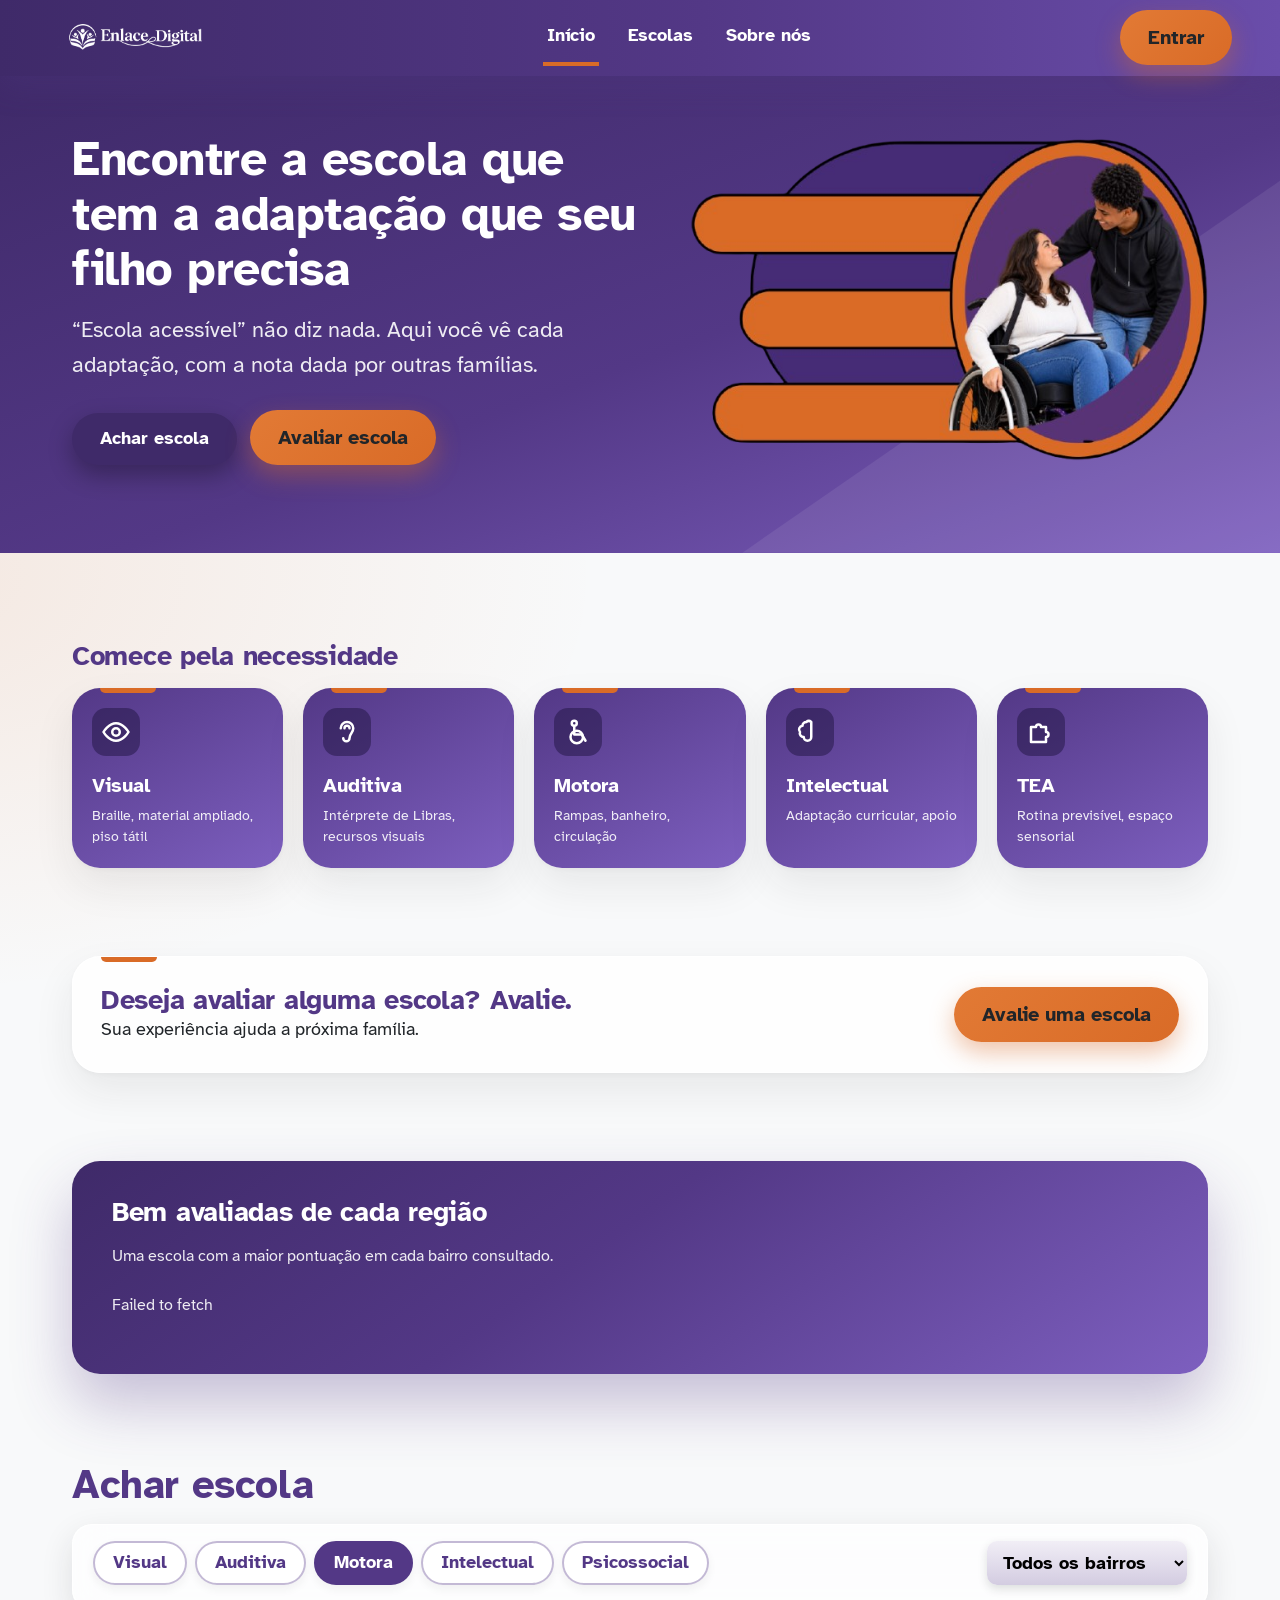
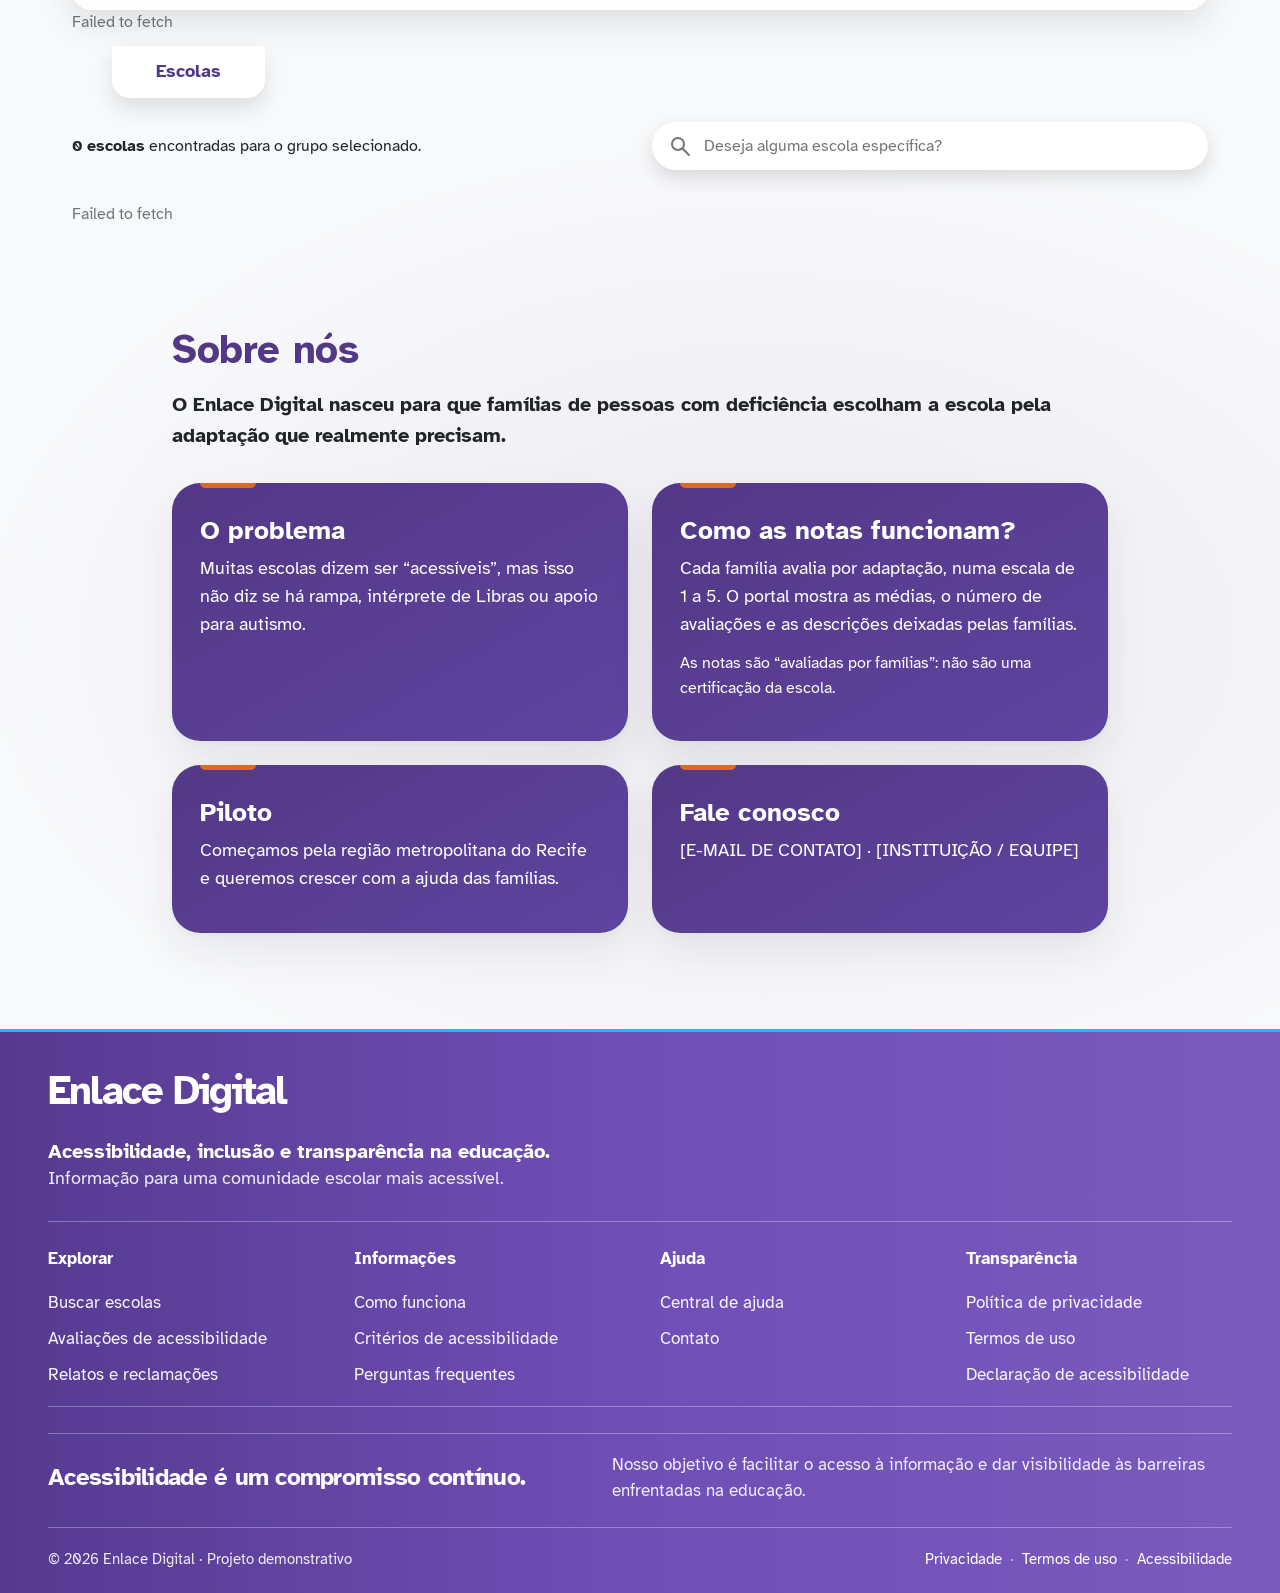
<file: index.html>
<!DOCTYPE html>
<html lang="pt-br">
<head>
    <meta charset="UTF-8">
    <meta name="viewport" content="width=device-width, initial-scale=1.0">
    <meta name="description" content="Encontre a escola que tem a adaptação que seu filho precisa, com a nota dada por outras famílias.">
    <title>Enlace Digital — Encontre a escola com a adaptação certa</title>
    <link rel="shortcut icon" href="midia/logos/logo-com-texto.jpg" type="image/x-icon">

    <!-- Estilos: os três primeiros valem para todas as telas; o mobile.css só entra em telas até 850px -->
    <link rel="stylesheet" href="estilos/base.css">
    <link rel="stylesheet" href="estilos/componentes.css">
    <link rel="stylesheet" href="estilos/secoes.css">
    <link rel="stylesheet" href="estilos/mobile.css" media="screen and (max-width: 850px)">

    <!-- Fontes -->
    <link rel="preconnect" href="https://fonts.googleapis.com">
    <link rel="preconnect" href="https://fonts.gstatic.com" crossorigin>
    <link href="https://fonts.googleapis.com/css2?family=Atkinson+Hyperlegible:wght@400;700&display=swap" rel="stylesheet">
    <link rel="stylesheet" href="https://fonts.googleapis.com/css2?family=Material+Symbols+Outlined:opsz,wght,FILL,GRAD@24,400,0,0&icon_names=menu">
</head>
<body>

    <!-- ===================== CABEÇALHO E MENU ===================== -->
    <header>
        <a id="conteiner-logo" href="#inicio">
            <img id="logo" src="midia/logos/logo-enlace-digital.png" width="170" height="40" alt="Enlace Digital, ir para o início">
        </a>
        <nav id="navbar" aria-label="Principal">
            <a href="#inicio" aria-current="location">Início</a>
            <a href="#achar-escola">Escolas</a>
            <a href="#sobre">Sobre nós</a>
        </nav>
        <button class="botao botao-destaque botao-entrar" type="button">Entrar</button>
        <button id="icone-menu" aria-label="Abrir menu" aria-expanded="false" aria-controls="navbar">
            <span class="material-symbols-outlined">menu</span>
        </button>
    </header>

    <!-- Desenho reaproveitado nos cartões de escola (fica escondido, só serve de molde) -->
    <svg class="molde-svg" aria-hidden="true">
        <symbol id="arte-escola" viewBox="0 0 300 120" preserveAspectRatio="xMidYMid slice">
            <circle cx="245" cy="38" r="26" fill="#D96B27" opacity=".92"/>
            <circle cx="40" cy="20" r="60" fill="#fff" opacity=".07"/>
            <path d="M40 120V62l55-26 55 26v58z" fill="#fff" opacity=".2"/>
            <rect x="86" y="80" width="18" height="40" rx="3" fill="#fff" opacity=".38"/>
            <path d="M160 120l62-30v30z" fill="#fff" opacity=".14"/>
        </symbol>
    </svg>

    <main>

<!-- ============================================================
1. INÍCIO
============================================================ -->
        <section id="inicio">

            <!-- 1.1 Topo: título, botões e imagem -->
            <div id="topo">
                <div class="conteiner topo-conteudo">
                <div>
                    <h1>Encontre a escola que tem a adaptação que seu filho precisa</h1>
                    <p class="subtitulo">“Escola acessível” não diz nada. Aqui você vê cada adaptação, com a nota dada por outras famílias.</p>
                    <a class="botao botao-escuro" href="#achar-escola">Achar escola</a>
                    <a class="botao botao-destaque" href="#achar-escola">Avaliar escola</a>
                </div>

                <!-- Computador: imagem da família -->
                <img id="imagem-familia"
                     src="midia/conteudo/imagem-familia-pcd.png"
                     width="630" height="396"
                     alt="Mulher em cadeira de rodas sorri para um rapaz que se inclina ao lado dela, os dois dentro de um círculo laranja e roxo.">

                <!-- Celular: ilustração com o cartão da escola (escondida no computador) -->
                <div id="ilustracao">
                    <svg viewBox="0 0 520 460" aria-hidden="true">
                        <circle cx="410" cy="120" r="66" fill="#D96B27" opacity=".92"/>
                        <circle cx="110" cy="90" r="130" fill="#fff" opacity=".07"/>
                        <circle cx="480" cy="400" r="160" fill="#fff" opacity=".08"/>
                        <path d="M80 460V240l140-74 140 74v220z" fill="#fff" opacity=".18"/>
                        <path d="M215 460V320h100v140z" fill="#fff" opacity=".36"/>
                        <path d="M360 460l130-64v64z" fill="#fff" opacity=".22"/>
                    </svg>
                    <div class="vidro topo"><strong>Rampas</strong> · <strong>Banheiro adaptado</strong></div>
                    <div class="vidro base">
                        <div><strong>Escola Municipal Alto do Pascoal</strong><br><span class="suave">Água Fria, Recife · Censo 2025</span></div>
                        <span class="selo selo-solto" aria-label="5 de 10 itens de acessibilidade">4.5</span>
                    </div>
                </div>
            </div>
            </div>

            <!-- 1.2 Comece pela necessidade -->
            <section id="necessidades" class="conteiner secao">
                <h2>Comece pela necessidade</h2>
                <div class="grade necessidades">
                    <a class="cartao destaque link-bloco" href="#achar-escola">
                        <span class="icone"><svg viewBox="0 0 24 24" aria-hidden="true"><path d="M2 12s4-7 10-7 10 7 10 7-4 7-10 7S2 12 2 12z"/><circle cx="12" cy="12" r="3"/></svg></span>
                        <h3>Visual</h3>
                        <p class="suave">Braille, material ampliado, piso tátil</p>
                    </a>
                    <a class="cartao destaque link-bloco" href="#achar-escola">
                        <span class="icone"><svg viewBox="0 0 24 24" aria-hidden="true"><path d="M7 9a5 5 0 0110 0c0 4-3 4-3 8a2.5 2.5 0 01-5 0"/><path d="M10 9a2 2 0 014 0"/></svg></span>
                        <h3>Auditiva</h3>
                        <p class="suave">Intérprete de Libras, recursos visuais</p>
                    </a>
                    <a class="cartao destaque link-bloco" href="#achar-escola">
                        <span class="icone"><svg viewBox="0 0 24 24" aria-hidden="true"><circle cx="11" cy="16" r="5"/><circle cx="9" cy="5" r="2"/><path d="M9 8v6h6l3 5"/></svg></span>
                        <h3>Motora</h3>
                        <p class="suave">Rampas, banheiro, circulação</p>
                    </a>
                    <a class="cartao destaque link-bloco" href="#achar-escola">
                        <span class="icone"><svg viewBox="0 0 24 24" aria-hidden="true"><path d="M9 4a3 3 0 00-3 3 3 3 0 00-2 5 3 3 0 003 4 3 3 0 006 0V4a3 3 0 00-4 0z"/></svg></span>
                        <h3>Intelectual</h3>
                        <p class="suave">Adaptação curricular, apoio</p>
                    </a>
                    <a class="cartao destaque link-bloco" href="#achar-escola">
                        <span class="icone"><svg viewBox="0 0 24 24" aria-hidden="true"><path d="M4 8h4a2 2 0 114 0h4v4a2 2 0 110 4v4H4z"/></svg></span>
                        <h3>TEA</h3>
                        <p class="suave">Rotina previsível, espaço sensorial</p>
                    </a>
                </div>
            </section>

            <!-- 1.3 Chamada para avaliar -->
            <div class="conteiner secao">
                <div id="chamada" class="cartao destaque">
                    <div>
                        <h2>Deseja avaliar alguma escola? Avalie.</h2>
                        <p>Sua experiência ajuda a próxima família.</p>
                    </div>
                    <a class="botao botao-destaque" href="#avaliar">Avalie uma escola</a>
                </div>
            </div>

            <!-- 1.4 Escolas mais bem avaliadas de cada bairro -->
            <section class="conteiner secao">
                <div id="destaques">
                <h2>Bem avaliadas de cada região</h2>
                <p class="suave">Uma escola com a maior pontuação em cada bairro consultado.</p>
                <div class="grade escolas-destaque" id="lista-destaques" aria-live="polite">Carregando escolas...</div>
                <p id="erro-destaques" class="suave" role="alert" hidden></p>
                </div>
            </section>

        </section>


        <!-- ============================================================
             2. ACHAR ESCOLA
             ============================================================ -->
        <section id="achar-escola">

            <!-- 2. Filtro e lista de escolas -->
            <div class="conteiner secao">
                <h2 class="titulo-secao">Achar escola</h2>

                <form id="filtro" class="vidro">
                    <div class="opcoes-necessidade" role="group" aria-label="Necessidade">
                        <label class="opcao pilula"><input type="radio" name="necessidade" value="visual"><span>Visual</span></label>
                        <label class="opcao pilula"><input type="radio" name="necessidade" value="auditiva"><span>Auditiva</span></label>
                        <label class="opcao pilula"><input type="radio" name="necessidade" value="motora" checked><span>Motora</span></label>
                        <label class="opcao pilula"><input type="radio" name="necessidade" value="intelectual"><span>Intelectual</span></label>
                        <label class="opcao pilula"><input type="radio" name="necessidade" value="psicossocial"><span>Psicossocial</span></label>
                    </div>
                    <select id="bairro" aria-label="Bairro">
                        <option value="">Todos os bairros</option>
                    </select>
                </form>
                <p id="erro-bairros" class="suave" role="alert" hidden></p>

                <p class="aba-escolas">Escolas</p>

                <div class="barra-busca">
                    <p class="resumo-busca"><strong id="total-escolas">Carregando escolas...</strong> encontradas para o grupo selecionado.</p>
                    <label class="campo-busca">
                        <span class="so-leitor">Buscar escola pelo nome</span>
                        <svg viewBox="0 0 24 24" aria-hidden="true"><circle cx="10" cy="10" r="6"/><path d="M15 15l6 6"/></svg>
                        <input type="search" id="busca-escola" placeholder="Deseja alguma escola específica?">
                    </label>
                </div>

                <div id="lista-escolas" class="grade escolas-lista" aria-live="polite">Carregando escolas...</div>
                <p id="sem-resultado" class="suave" hidden>Nenhuma escola encontrada. Tente outro bairro ou outro nome.</p>
                <p id="erro-escolas" class="suave" role="alert" hidden></p>
                <p id="erro-detalhe-escola" class="suave" role="alert" hidden></p>
            </div>


            <!-- 2.1 Página da escola (Escola Municipal Alto do Pascoal, dados do Censo Escolar 2025) -->
            <section id="escola" class="conteiner secao" hidden>
                <div id="escola-topo">
                    <div class="escola-info">
                        <p class="migalhas"><a href="#achar-escola">Escolas</a> › <span id="nome-escola-migalhas"></span></p>
                        <h2 id="nome-escola"></h2>
                        <p class="suave" id="localizacao-escola"></p>
                        <div class="nota-caixa">
                            <span class="nota" id="media-escola"></span>
                            <span id="total-avaliacoes-escola"></span>
                        </div>
                        <a class="botao botao-destaque" href="#avaliar" data-abrir-avaliacao>Avaliar essa escola</a>
                    </div>
                    <div class="escola-mapa">
                        <img src="midia/conteudo/mapa-escola.png" width="392" height="392" alt="Mapa ilustrativo da região da escola">
                        <div class="endereco-escola">
                            <h3>Endereço:</h3>
                            <p id="endereco-escola"></p>
                        </div>
                    </div>
                </div>

                <div class="grade detalhe">
                    <div class="cartao destaque">
                        <h3 class="titulo-grande" id="titulo-avaliacoes-escola"></h3>
                        <div class="avaliacoes-grupos" id="avaliacoes-grupos-escola"></div>
                        <p class="suave aviso">Avaliado por famílias</p>
                    </div>

                    <div class="cartao destaque avaliacoes-familias">
                        <h3 class="titulo-grande">Comentários das famílias</h3>
                        <div id="lista-reviews" aria-live="polite">
                            <p class="suave">Carregando avaliações...</p>
                        </div>
                        <p id="erro-reviews" class="suave" role="alert" hidden></p>
                    </div>
                </div>
            </section>


            <!-- 2.2 Avaliar escola -->
            <section id="avaliar" class="conteiner mais-estreito secao" hidden>
                <p class="suave voltar"><a href="#escola">‹ Voltar para <span id="nome-escola-voltar"></span></a></p>
                <h2 class="titulo-secao">Avalie <span id="nome-escola-avaliacao"></span></h2>
                <p>Sete notas rápidas, de 1 a 5 estrelas. A descrição é opcional.</p>

                <form id="formulario-avaliacao" class="painel-avaliacao destaque">
                    <h3>Avaliação</h3>
                    <fieldset class="linha-nota" data-group="visual">
                        <legend>Visual</legend>
                        <span class="rotulo" aria-hidden="true">Visual</span>
                        <div class="estrelas"><input type="radio" id="a1-5" name="a1" value="5"><label for="a1-5" title="5 de 5"><span class="so-leitor">5 de 5</span>★</label><input type="radio" id="a1-4" name="a1" value="4"><label for="a1-4" title="4 de 5"><span class="so-leitor">4 de 5</span>★</label><input type="radio" id="a1-3" name="a1" value="3"><label for="a1-3" title="3 de 5"><span class="so-leitor">3 de 5</span>★</label><input type="radio" id="a1-2" name="a1" value="2"><label for="a1-2" title="2 de 5"><span class="so-leitor">2 de 5</span>★</label><input type="radio" id="a1-1" name="a1" value="1"><label for="a1-1" title="1 de 5"><span class="so-leitor">1 de 5</span>★</label></div>
                        
                    </fieldset>
                    <fieldset class="linha-nota" data-group="motora">
                        <legend>Motora</legend>
                        <span class="rotulo" aria-hidden="true">Motora</span>
                        <div class="estrelas"><input type="radio" id="a2-5" name="a2" value="5"><label for="a2-5" title="5 de 5"><span class="so-leitor">5 de 5</span>★</label><input type="radio" id="a2-4" name="a2" value="4"><label for="a2-4" title="4 de 5"><span class="so-leitor">4 de 5</span>★</label><input type="radio" id="a2-3" name="a2" value="3"><label for="a2-3" title="3 de 5"><span class="so-leitor">3 de 5</span>★</label><input type="radio" id="a2-2" name="a2" value="2"><label for="a2-2" title="2 de 5"><span class="so-leitor">2 de 5</span>★</label><input type="radio" id="a2-1" name="a2" value="1"><label for="a2-1" title="1 de 5"><span class="so-leitor">1 de 5</span>★</label></div>
                        
                    </fieldset>
                    <fieldset class="linha-nota" data-group="intelectual">
                        <legend>Intelectual</legend>
                        <span class="rotulo" aria-hidden="true">Intelectual</span>
                        <div class="estrelas"><input type="radio" id="a3-5" name="a3" value="5"><label for="a3-5" title="5 de 5"><span class="so-leitor">5 de 5</span>★</label><input type="radio" id="a3-4" name="a3" value="4"><label for="a3-4" title="4 de 5"><span class="so-leitor">4 de 5</span>★</label><input type="radio" id="a3-3" name="a3" value="3"><label for="a3-3" title="3 de 5"><span class="so-leitor">3 de 5</span>★</label><input type="radio" id="a3-2" name="a3" value="2"><label for="a3-2" title="2 de 5"><span class="so-leitor">2 de 5</span>★</label><input type="radio" id="a3-1" name="a3" value="1"><label for="a3-1" title="1 de 5"><span class="so-leitor">1 de 5</span>★</label></div>
                        
                    </fieldset>
                    <fieldset class="linha-nota" data-group="auditiva">
                        <legend>Auditiva</legend>
                        <span class="rotulo" aria-hidden="true">Auditiva</span>
                        <div class="estrelas"><input type="radio" id="a4-5" name="a4" value="5"><label for="a4-5" title="5 de 5"><span class="so-leitor">5 de 5</span>★</label><input type="radio" id="a4-4" name="a4" value="4"><label for="a4-4" title="4 de 5"><span class="so-leitor">4 de 5</span>★</label><input type="radio" id="a4-3" name="a4" value="3"><label for="a4-3" title="3 de 5"><span class="so-leitor">3 de 5</span>★</label><input type="radio" id="a4-2" name="a4" value="2"><label for="a4-2" title="2 de 5"><span class="so-leitor">2 de 5</span>★</label><input type="radio" id="a4-1" name="a4" value="1"><label for="a4-1" title="1 de 5"><span class="so-leitor">1 de 5</span>★</label></div>
                        
                    </fieldset>
                    <fieldset class="linha-nota" data-group="psicossocial">
                        <legend>Psicossocial</legend>
                        <span class="rotulo" aria-hidden="true">Psicossocial</span>
                        <div class="estrelas"><input type="radio" id="a5-5" name="a5" value="5"><label for="a5-5" title="5 de 5"><span class="so-leitor">5 de 5</span>★</label><input type="radio" id="a5-4" name="a5" value="4"><label for="a5-4" title="4 de 5"><span class="so-leitor">4 de 5</span>★</label><input type="radio" id="a5-3" name="a5" value="3"><label for="a5-3" title="3 de 5"><span class="so-leitor">3 de 5</span>★</label><input type="radio" id="a5-2" name="a5" value="2"><label for="a5-2" title="2 de 5"><span class="so-leitor">2 de 5</span>★</label><input type="radio" id="a5-1" name="a5" value="1"><label for="a5-1" title="1 de 5"><span class="so-leitor">1 de 5</span>★</label></div>
                        
                    </fieldset>
                    <label class="so-leitor" for="observacao-avaliacao">Observação (opcional)</label>
                    <textarea class="descricao-nota" id="observacao-avaliacao" name="observation" placeholder="Deixe uma observação sobre a escola"></textarea>
                    <p class="aviso-avaliacao">Pedimos sua colaboração para manter as informações fiéis à realidade. Se não tiver opinião sobre alguma área, deixe-a em branco.</p>
                    <p class="aviso-avaliacao">Para enviar, <a href="paginas/login.html">entre na sua conta</a> ou <a href="paginas/cadastro.html">cadastre-se</a>.</p>
                    <button class="botao botao-destaque" type="submit">Enviar</button>
                    <p id="erro-avaliacao" class="aviso-avaliacao" role="alert"></p>
                    <p id="agradecimento" class="agradecimento" role="status"></p>
                </form>
            </section>

        </section>


        <!-- ============================================================
             3. SOBRE NÓS
             ============================================================ -->
        <section id="sobre">
            <div class="conteiner estreito secao">
                <h2 class="titulo-secao">Sobre nós</h2>
                <p class="introducao">O Enlace Digital nasceu para que famílias de pessoas com deficiência escolham a escola pela adaptação que realmente precisam.</p>

                <div class="grade sobre-grade">
                    <section class="cartao destaque">
                        <h3 class="titulo-grande">O problema</h3>
                        <p>Muitas escolas dizem ser “acessíveis”, mas isso não diz se há rampa, intérprete de Libras ou apoio para autismo.</p>
                    </section>
                    <section class="cartao destaque">
                        <h3 class="titulo-grande">Como as notas funcionam?</h3>
                        <p>Cada família avalia por adaptação, numa escala de 1 a 5. O portal mostra as médias, o número de avaliações e as descrições deixadas pelas famílias.</p>
                        <p class="suave">As notas são “avaliadas por famílias”: não são uma certificação da escola.</p>
                    </section>
                    <section class="cartao destaque">
                        <h3 class="titulo-grande">Piloto</h3>
                        <p>Começamos pela região metropolitana do Recife e queremos crescer com a ajuda das famílias.</p>
                    </section>
                    <section class="cartao destaque">
                        <h3 class="titulo-grande">Fale conosco</h3>
                        <p>[E-MAIL DE CONTATO] · [INSTITUIÇÃO / EQUIPE]</p>
                    </section>
                </div>
            </div>
        </section>

    </main>


    <!-- ===================== RODAPÉ ===================== -->
    <footer class="footer-modern">
        <div class="conteiner">
            <div class="footer-header">
                <div class="footer-brand">
                    <h2>Enlace Digital</h2>
                    <p class="footer-intro">Acessibilidade, inclusão e transparência na educação.</p>
                    <p class="footer-subintro">Informação para uma comunidade escolar mais acessível.</p>
                </div>
            </div>

            <div class="footer-columns" aria-label="Navegação do rodapé">
                <div class="footer-column">
                    <h3>Explorar</h3>
                    <a href="#achar-escola">Buscar escolas</a>
                    <a href="#achar-escola">Avaliações de acessibilidade</a>
                    <a href="#sobre">Relatos e reclamações</a>
                </div>

                <div class="footer-column">
                    <h3>Informações</h3>
                    <a href="#sobre">Como funciona</a>
                    <a href="#sobre">Critérios de acessibilidade</a>
                    <a href="#sobre">Perguntas frequentes</a>
                </div>

                <div class="footer-column">
                    <h3>Ajuda</h3>
                    <a href="#sobre">Central de ajuda</a>
                    <a href="#sobre">Contato</a>
                </div>

                <div class="footer-column">
                    <h3>Transparência</h3>
                    <a href="#sobre">Política de privacidade</a>
                    <a href="#sobre">Termos de uso</a>
                    <a href="#sobre">Declaração de acessibilidade</a>
                </div>
            </div>

            <div class="footer-divider"></div>

            <div class="footer-commitment">
                <h3>Acessibilidade é um compromisso contínuo.</h3>
                <p>Nosso objetivo é facilitar o acesso à informação e dar visibilidade às barreiras enfrentadas na educação.</p>
            </div>

            <div class="footer-base">
                <span>© 2026 Enlace Digital · Projeto demonstrativo</span>
                <nav aria-label="Links legais do rodapé">
                    <a href="#sobre">Privacidade</a>
                    <span> · </span>
                    <a href="#sobre">Termos de uso</a>
                    <span> · </span>
                    <a href="#sobre">Acessibilidade</a>
                </nav>
            </div>
        </div>
    </footer>

    <script src="scripts/api.js"></script>
    <script src="scripts/autenticacao.js"></script>
    <script src="scripts/destaques.js"></script>
    <script src="scripts/escolas.js"></script>
    <script src="scripts/detalhe-escola.js"></script>
    <script src="scripts/script.js"></script>
</body>
</html>
</file>
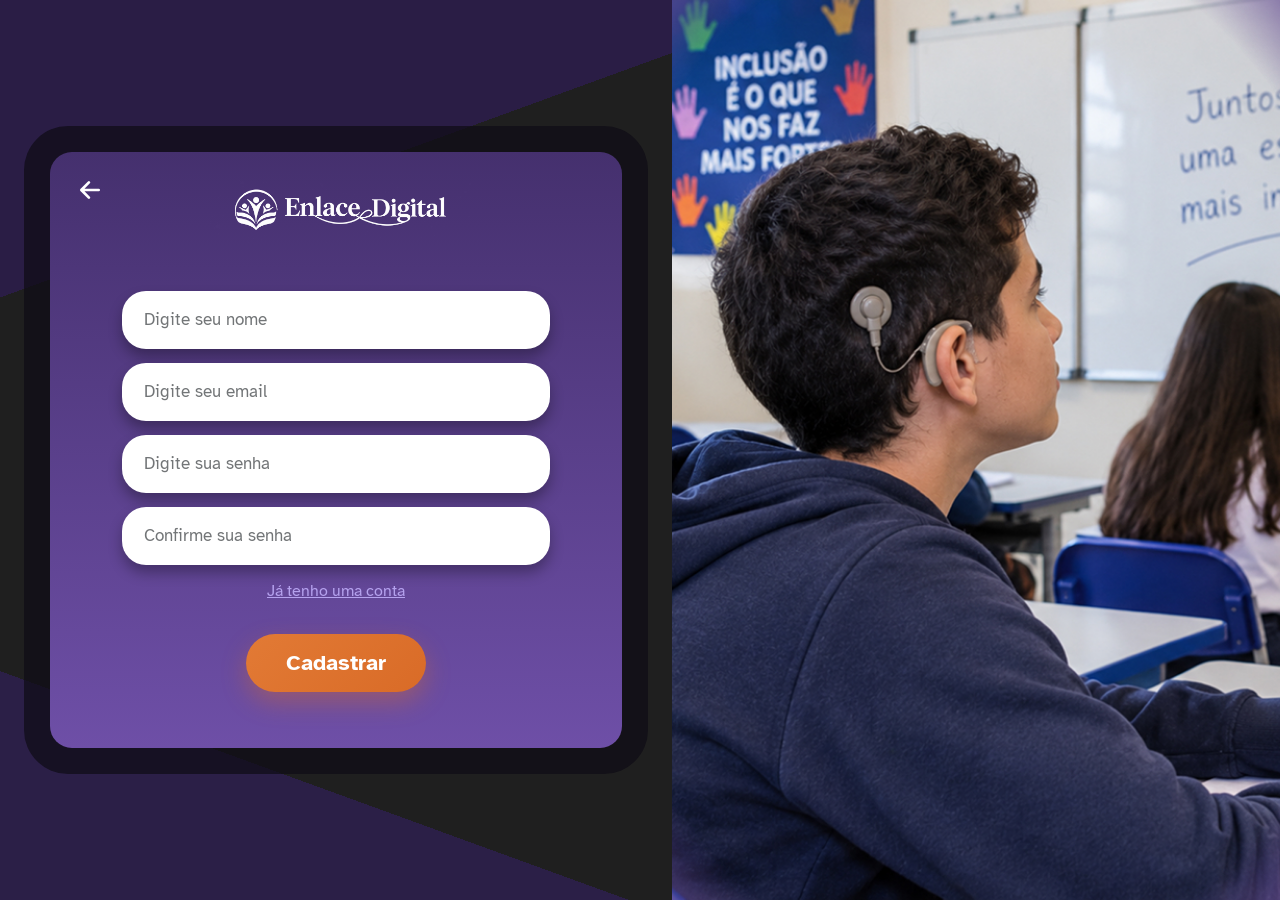
<file: paginas/cadastro.html>
<!DOCTYPE html>
<html lang="pt-br">
<head>
    <meta charset="UTF-8">
    <meta name="viewport" content="width=device-width, initial-scale=1.0">
    <title>Cadastro — Enlace Digital</title>
    <link rel="shortcut icon" href="../midia/logos/logo-com-texto.jpg" type="image/x-icon">

    <!-- Estilos: base (cores e fonte) + componentes (botão) + o que é só destas telas -->
    <link rel="stylesheet" href="../estilos/base.css">
    <link rel="stylesheet" href="../estilos/componentes.css">
    <link rel="stylesheet" href="../estilos/autenticacao.css">

    <!-- Fontes -->
    <link rel="preconnect" href="https://fonts.googleapis.com">
    <link rel="preconnect" href="https://fonts.gstatic.com" crossorigin>
    <link href="https://fonts.googleapis.com/css2?family=Atkinson+Hyperlegible:wght@400;700&display=swap" rel="stylesheet">
</head>
<body class="pagina-autenticacao">
    <main class="autenticacao">

        <!-- Lado esquerdo: formulário -->
        <section class="painel-formulario">
            <div class="moldura">
                <div class="cartao-auth">
                    <a class="voltar-seta" href="../index.html" aria-label="Voltar para o início">
                        <svg viewBox="0 0 24 24" aria-hidden="true"><path d="M20 12H5M11 5l-7 7 7 7"/></svg>
                    </a>
                    <img class="logo-auth" src="../midia/logos/logo-enlace-digital.png" width="511" height="120" alt="Enlace Digital">
                    <h1 class="so-leitor">Cadastro</h1>

                    <p id="errosCadastro" role="alert"></p>

                    <form class="formulario-auth" data-destino="../index.html">
                        <label class="so-leitor" for="nome">Nome</label>
                        <input type="text" id="nome" name="nome" placeholder="Digite seu nome" autocomplete="name" required>

                        <label class="so-leitor" for="email">E-mail</label>
                        <input type="email" id="email" name="email" placeholder="Digite seu email" autocomplete="email" required>

                        <label class="so-leitor" for="senha">Senha</label>
                        <input type="password" id="senha" name="senha" placeholder="Digite sua senha" autocomplete="new-password" minlength="8" required>

                        <label class="so-leitor" for="confirmar-senha">Confirmar senha</label>
                        <input type="password" id="confirmar-senha" name="confirmar-senha" placeholder="Confirme sua senha" autocomplete="new-password" minlength="8" required>

                        <a class="link-auth" href="login.html">Já tenho uma conta</a>

                        <button class="botao botao-destaque" type="submit">Cadastrar</button>
                    </form>
                </div>
            </div>
        </section>

        <!-- Lado direito: foto da sala de aula com a moldura roxa por cima (só no computador) -->
        <aside class="painel-imagem" aria-hidden="true">
            <img src="../midia/conteudo/moldura-login.png" alt="">
        </aside>

    </main>
    <script src="../scripts/api.js"></script>
    <script src="../scripts/autenticacao.js"></script>
    <script src="../scripts/cadastro.js"></script>
</body>
</html>
</file>
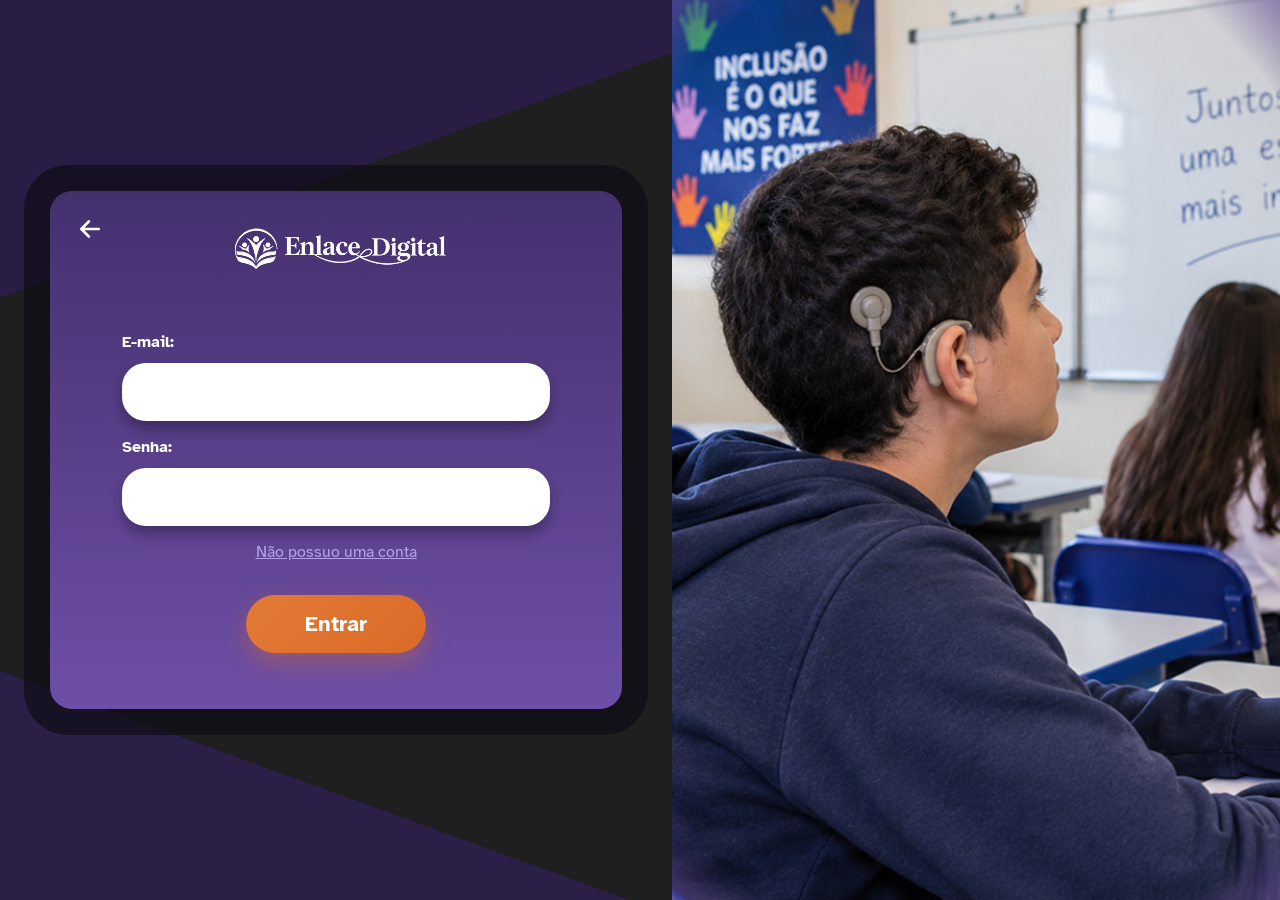
<file: paginas/login.html>
<!DOCTYPE html>
<html lang="pt-br">
<head>
    <meta charset="UTF-8">
    <meta name="viewport" content="width=device-width, initial-scale=1.0">
    <title>Entrar — Enlace Digital</title>
    <link rel="shortcut icon" href="../midia/logos/logo-com-texto.jpg" type="image/x-icon">

    <!-- Estilos: base (cores e fonte) + componentes (botão) + o que é só destas telas -->
    <link rel="stylesheet" href="../estilos/base.css">
    <link rel="stylesheet" href="../estilos/componentes.css">
    <link rel="stylesheet" href="../estilos/autenticacao.css">

    <!-- Fontes -->
    <link rel="preconnect" href="https://fonts.googleapis.com">
    <link rel="preconnect" href="https://fonts.gstatic.com" crossorigin>
    <link href="https://fonts.googleapis.com/css2?family=Atkinson+Hyperlegible:wght@400;700&display=swap" rel="stylesheet">
</head>
<body class="pagina-autenticacao">
    <main class="autenticacao">

        <!-- Lado esquerdo: formulário -->
        <section class="painel-formulario">
            <div class="moldura">
                <div class="cartao-auth">
                    <a class="voltar-seta" href="../index.html" aria-label="Voltar para o início">
                        <svg viewBox="0 0 24 24" aria-hidden="true"><path d="M20 12H5M11 5l-7 7 7 7"/></svg>
                    </a>
                    <img class="logo-auth" src="../midia/logos/logo-enlace-digital.png" width="511" height="120" alt="Enlace Digital">
                    <h1 class="so-leitor">Entrar</h1>

                    <p id="errosLogin" role="alert"></p>

                    <form class="formulario-auth" data-destino="../index.html">
                        <label for="email">E-mail:</label>
                        <input type="email" id="email" name="email" autocomplete="email" required>

                        <label for="senha">Senha:</label>
                        <input type="password" id="senha" name="senha" autocomplete="current-password" required>

                        <!-- Ainda não existe a tela de recuperação de senha -->
                        <a class="link-auth" href="cadastro.html">Não possuo uma conta</a>

                        <button class="botao botao-destaque" type="submit">Entrar</button>
                    </form>
                </div>
            </div>
        </section>

        <!-- Lado direito: foto da sala de aula com a moldura roxa por cima (só no computador) -->
        <aside class="painel-imagem" aria-hidden="true">
            <img src="../midia/conteudo/moldura-login.png" alt="">
        </aside>

    </main>
    <script src="../scripts/api.js"></script>
    <script src="../scripts/autenticacao.js"></script>
    <script src="../scripts/login.js"></script>
</body>
</html>
</file>
<file: estilos/base.css>
/* ==========================================================================
   BASE
   O que vale para a página inteira: cores, fonte, cabeçalho, rodapé
   e a estrutura geral (contêiner, seções e grades).

   Ordem dos arquivos CSS no index.html:
   base.css -> componentes.css -> secoes.css -> mobile.css (só em telas pequenas)
   ========================================================================== */


/* --------------------------------------------------------------------------
   Cores e medidas (mude aqui e a página inteira muda)
   -------------------------------------------------------------------------- */
:root {
  /* Paleta do Figma: fundo claro #F8F9FA, roxo #533886, laranja #D96B27,
     texto #212529 e texto com menos destaque #727577 */
  --fundo: #F8F9FA;
  --roxo: #533886;
  --roxo-claro: #7D5FBF;
  --roxo-escuro: #3F2A69;
  --laranja: #D96B27;

  /* Textos */
  --texto: #212529;
  --texto-suave: #727577;

  /* Fonte pensada para leitura fácil */
  --fonte: 'Atkinson Hyperlegible', system-ui, sans-serif;

  /* Altura do cabeçalho fixo. Serve para o título da seção
     não ficar escondido atrás dele quando o menu rola a página. */
  --altura-cabecalho: 88px;
}


/* --------------------------------------------------------------------------
   Regras gerais
   -------------------------------------------------------------------------- */
* {
  box-sizing: border-box;
}

html {
  /* Rolagem suave quando clica no menu */
  scroll-behavior: smooth;
  scroll-padding-top: var(--altura-cabecalho);
}

/* Quem prefere menos movimento no sistema não recebe a rolagem animada */
@media (prefers-reduced-motion: reduce) {
  html {
    scroll-behavior: auto;
  }
}

body {
  margin: 0;
  font-family: var(--fonte);
  font-size: 18px;
  line-height: 1.55;
  color: var(--texto);

  /* Fundo claro com três "manchas" de cor bem suaves pq é bom assim ;*/
  background:
    radial-gradient(900px 520px at 88% -8%, rgba(83, 56, 134, .16), transparent),
    radial-gradient(700px 420px at -8% 18%, rgba(217, 107, 39, .12), transparent),
    radial-gradient(800px 500px at 60% 70%, rgba(83, 56, 134, .07), transparent),
    var(--fundo);
}

a {
  color: var(--roxo);
}

p {
  margin: 0 0 12px;
}

/* Titulosos */
h1,
h2 {
  margin: 0 0 16px;
  color: var(--roxo);
  line-height: 1.15;
  letter-spacing: -.01em;
}

h1 { font-size: 40px; }
h2 { font-size: 27px; }
h3 { font-size: 20px; margin: 0 0 4px; }

/* Título grande de cada seção do menu (Achar escola, Avaliar, Sobre nós) */
.titulo-secao {
  font-size: 40px;
}

/* Título maior para cartões de destaque (Sobre nós, página da escola) */
.titulo-grande {
  font-size: 26px;
}

/* Texto cinza, um pouco menor */
.suave {
  color: var(--texto-suave);
  font-size: 16px;
}

/* Texto só para leitores de tela (some da vista, mas continua lido) */
.so-leitor {
  position: absolute;
  width: 1px;
  height: 1px;
  overflow: hidden;
  clip-path: inset(50%);
  white-space: nowrap;
}

/* Desenhos que servem só de molde (o navegador usa, mas não mostra) */
.molde-svg {
  position: absolute;
  width: 0;
  height: 0;
}

/* Contorno bem visível pra quem navega pelo teclado */
:focus-visible {
  outline: 3px solid var(--roxo);
  outline-offset: 3px;
}


/* --------------------------------------------------------------------------
   Cabeçalho (fica fixo no topo)
   -------------------------------------------------------------------------- */
header {
  position: sticky;
  top: 0;
  z-index: 100;

  display: flex;
  align-items: center;
  justify-content: space-between;
  flex-wrap: wrap;
  gap: 8px;
  padding: 10px 48px;

  background: linear-gradient(90deg, var(--roxo-escuro), var(--roxo) 55%, #6A4DAA);
  box-shadow: 0 10px 30px rgba(83, 56, 134, .28);
  color: #fff;
}

header a {
  color: #fff;
  font-weight: 700;
  text-decoration: none;
}

header :focus-visible {
  outline-color: #fff;
}

/* Logo + nome */
#conteiner-logo {
  display: flex;
  align-items: center;
  gap: 12px;
}

#logo {
  display: block;
  width: auto;
  height: 40px;
}

/* Menu: Início | Achar escola | Sobre nós */
#navbar a {
  display: inline-block;
  margin-left: 20px;
  padding: 12px 4px;
}

/* Risco laranja no item da seção que está na tela */
#navbar a[aria-current] {
  border-bottom: 4px solid var(--laranja);
}

/* Botão "Entrar" do cabeçalho (leva para a tela de login) */
.botao-entrar {
  min-height: 44px;
  padding: 8px 28px;
  color: var(--texto);
  font-size: 17px;
}

header .botao-entrar {
  color: var(--texto);
}

/* Botão do menu (só aparece no celular, veja mobile.css) */
#icone-menu {
  display: none;
  width: 48px;
  height: 48px;
  border: 0;
  border-radius: 12px;
  background: #fff;
  color: var(--roxo);
  cursor: pointer;
}


/* --------------------------------------------------------------------------
   Estrutura da página
   -------------------------------------------------------------------------- */

/* Caixa centralizada com largura máxima */
.conteiner {
  max-width: 1200px;
  margin: 0 auto;
  padding: 0 32px;
}

/* Versões mais estreitas, boas para textos e formulários */
.estreito       { max-width: 1000px; }
.mais-estreito  { max-width: 760px; }

/* Espaço antes de cada seção */
.secao {
  padding-top: 88px;
}

/* Grade simples: cada seção define quantas colunas quer */
.grade {
  display: grid;
  gap: 24px;
}


/* --------------------------------------------------------------------------
   Rodapé
   -------------------------------------------------------------------------- */
.footer-modern {
  margin-top: 96px;
  padding: 36px 48px 22px;
  background: linear-gradient(90deg, #563A8F, #6F4EB6 48%, #7B5BBD);
  color: #fff;
  border-top: 3px solid #2BB4FF;
}

.footer-modern .conteiner {
  max-width: 1400px;
  padding: 0;
}

.footer-modern a {
  color: #fff;
  text-decoration: none;
}

.footer-modern a:hover,
.footer-modern a:focus-visible {
  text-decoration: underline;
}

.footer-header {
  margin-bottom: 28px;
}

.footer-brand {
  display: inline-block;
  max-width: 760px;
}

.footer-brand h2 {
  margin: 0 0 24px;
  color: #fff;
  font-size: clamp(2.5rem, 3vw, 4rem);
  letter-spacing: -0.05em;
  font-weight: 700;
}

.footer-intro,
.footer-subintro {
  margin: 0;
  color: #fff;
  line-height: 1.4;
}

.footer-intro {
  font-size: clamp(1.05rem, 1.6vw, 2rem);
  font-weight: 700;
}

.footer-subintro {
  font-size: 1.1rem;
  opacity: 0.9;
}

.footer-columns {
  display: grid;
  grid-template-columns: repeat(4, minmax(170px, 1fr));
  gap: 28px 40px;
  padding: 24px 0 18px;
  border-top: 1px solid rgba(255, 255, 255, 0.3);
  border-bottom: 1px solid rgba(255, 255, 255, 0.3);
}

.footer-column {
  display: flex;
  flex-direction: column;
  gap: 10px;
}

.footer-column h3 {
  margin: 0 0 8px;
  color: #fff;
  font-size: 1.05rem;
  font-weight: 700;
}

.footer-column a {
  font-size: 1.05rem;
  opacity: 0.95;
}

.footer-divider {
  border-top: 1px solid rgba(255, 255, 255, 0.3);
  margin: 26px 0 18px;
}

.footer-commitment {
  display: flex;
  justify-content: space-between;
  align-items: center;
  gap: 28px;
  margin-bottom: 24px;
}

.footer-commitment h3 {
  margin: 0;
  color: #fff;
  font-size: clamp(1.1rem, 1.9vw, 2rem);
  letter-spacing: -0.03em;
}

.footer-commitment p {
  max-width: 620px;
  margin: 0;
  font-size: 1.05rem;
  color: rgba(255, 255, 255, 0.9);
  line-height: 1.5;
}

.footer-base {
  display: flex;
  justify-content: space-between;
  align-items: center;
  gap: 24px;
  padding-top: 20px;
  border-top: 1px solid rgba(255, 255, 255, 0.3);
  color: rgba(255, 255, 255, 0.9);
  font-size: 0.95rem;
}

.footer-base nav {
  display: flex;
  align-items: center;
  gap: 8px;
  flex-wrap: wrap;
}

.footer-base nav span {
  opacity: 0.7;
}
</file>
<file: estilos/componentes.css>
/* ==========================================================================
   COMPONENTES
   Peças reutilizadas em várias partes da página:
   botões, cartões, notas, etiquetas, ícones e formulário.
   ========================================================================== */


/* --------------------------------------------------------------------------
   Botões
   .botao                      -> roxo (padrão)
   .botao .botao-destaque      -> laranja (ação principal)

   busque comer cimento ;)
   -------------------------------------------------------------------------- */
.botao {
  display: inline-block;
  min-height: 48px;
  padding: 12px 28px;
  border: 0;
  border-radius: 999px;

  background: linear-gradient(135deg, #6446A8, var(--roxo));
  box-shadow: 0 10px 24px rgba(83, 56, 134, .35);
  color: #fff;

  font: inherit;
  font-weight: 700;
  text-decoration: none;
  cursor: pointer;
  transition: transform .2s, box-shadow .2s;
}

.botao:hover {
  transform: translateY(-2px);
  box-shadow: 0 14px 30px rgba(83, 56, 134, .42);
}

/* Roxo bem escuro (usado ao lado do laranja, no topo) */
.botao-escuro {
  background: var(--roxo-escuro);
  box-shadow: 0 10px 24px rgba(0, 0, 0, .3);
}

.botao-destaque {
  background: linear-gradient(135deg, #E27A35, var(--laranja));
  box-shadow: 0 10px 24px rgba(217, 107, 39, .4);
  color: var(--texto);
  font-size: 20px;
}


/* --------------------------------------------------------------------------
   Cartões
   .cartao                -> caixa branca arredondada
   .cartao .destaque      -> igual, com o tracinho laranja no topo
   .vidro                 -> caixa translúcida (efeito de vidro)
   -------------------------------------------------------------------------- */
.cartao {
  padding: 28px;
  border: 1px solid rgba(255, 255, 255, .9);
  border-radius: 28px;
  background: rgba(255, 255, 255, .8);
  backdrop-filter: blur(14px);
  box-shadow:
    0 18px 40px rgba(33, 37, 41, .08),
    0 2px 6px rgba(33, 37, 41, .04);
  transition: transform .25s, box-shadow .25s;
}

.cartao:hover {
  transform: translateY(-4px);
  box-shadow: 0 26px 50px rgba(83, 56, 134, .16);
}

/* Tracinho laranja no topo do cartão */
.destaque {
  position: relative;
}

.destaque::before {
  content: '';
  position: absolute;
  top: 0;
  left: 28px;
  width: 56px;
  height: 5px;
  border-radius: 0 0 6px 6px;
  background: var(--laranja);
}

/* Cartão inteiro clicável (usado nas necessidades) */
.link-bloco {
  display: block;
  color: var(--texto);
  text-decoration: none;
}

.vidro {
  padding: 16px 20px;
  border: 1px solid rgba(255, 255, 255, .85);
  border-radius: 20px;
  background: rgba(255, 255, 255, 0.7);
  backdrop-filter: blur(16px);
  box-shadow: 0 12px 32px rgba(33, 37, 41, .12);
}


/* --------------------------------------------------------------------------
   Barra de nota
   Uso:  <div class="barra-nota">
           <span>Rampas</span>
           <i><b style="--largura: 92%"></b></i>
           <strong>4,6</strong>   (ou "Sim"/"Não" para itens do Censo, com 100% ou 0%)
         </div>
   O número depois de --largura define o tamanho da barra colorida.
   (nota 4,6 de 5 = 92%)
   deixa pra lá kkkskkskkk
   -------------------------------------------------------------------------- */
.barra-nota {
  display: grid;
  grid-template-columns: 200px 1fr 44px;
  gap: 12px;
  align-items: center;
  margin: 10px 0;
}

/* Trilho (parte cinza-roxa) */
.barra-nota i {
  display: block;
  height: 14px;
  border-radius: 7px;
  background: rgba(83, 56, 134, .1);
  overflow: hidden;
}

/* Parte preenchida (laranja) */
.barra-nota b {
  display: block;
  width: var(--largura);
  height: 100%;
  border-radius: 7px;
  background: linear-gradient(90deg, var(--laranja), #EB9150);
}

.barra-nota strong {
  text-align: right;
}


/* --------------------------------------------------------------------------
   Etiquetas, ícones, números e selos
   -------------------------------------------------------------------------- */

/* Etiqueta arredondada: "Rampas", "Libras"... */
.etiqueta {
  display: inline-block;
  margin: 0 8px 8px 0;
  padding: 3px 14px;
  border-radius: 999px;
  background: rgba(83, 56, 134, .1);
  color: var(--roxo);
  font-size: 16px;
  font-weight: 700;
}

/* Quadradinho roxo com o desenho de cada necessidade */
.icone {
  display: grid;
  place-items: center;
  width: 60px;
  height: 60px;
  margin-bottom: 14px;
  border-radius: 18px;
  background: linear-gradient(145deg, var(--roxo-claro), var(--roxo));
  box-shadow: 0 10px 20px rgba(83, 56, 134, .3);
}

.icone svg {
  width: 30px;
  height: 30px;
  fill: none;
  stroke: #fff;
  stroke-width: 2;
  stroke-linecap: round;
  stroke-linejoin: round;
}

/* Bolinha com a posição da escola na lista (1, 2, 3...) */
.numero {
  display: inline-grid;
  place-items: center;
  width: 34px;
  height: 34px;
  margin-right: 10px;
  border-radius: 50%;
  background: var(--roxo);
  color: #fff;
  font-size: 16px;
}

/* Faixa colorida no topo do cartão da escola (guarda a arte e a nota) */
.arte {
  position: relative;
  height: 120px;
  margin-bottom: 16px;
  border-radius: 20px;
  background: linear-gradient(135deg, var(--roxo), #7D5FBF);
  overflow: hidden;
}

.arte svg {
  position: absolute;
  inset: 0;
  width: 100%;
  height: 100%;
}

/* Selo laranja com a nota (fica no canto da .arte) */
.selo {
  position: absolute;
  top: 12px;
  right: 12px;
  padding: 4px 16px;
  border-radius: 999px;
  background: var(--laranja);
  box-shadow: 0 8px 18px rgba(0, 0, 0, .25);
  color: var(--texto);
  font-size: 22px;
  font-weight: 700;
}

/* Selo que não fica preso ao canto */
.selo-solto {
  position: static;
}


/* --------------------------------------------------------------------------
   Formulários e listas que abrem e fecham
   -------------------------------------------------------------------------- */

/* Uma linha de pergunta: "Rampas e acessos   1 2 3 4 5" */
.linha-nota {
  display: flex;
  align-items: center;
  justify-content: space-between;
  flex-wrap: wrap;
  gap: 8px;
  margin: 0;
  padding: 14px 0;
  border: 0;
  border-top: 1px solid rgba(83, 56, 134, .12);
}

/* A legenda existe para leitores de tela; quem enxerga vê o .rotulo */
.linha-nota legend {
  display: none;
}

.linha-nota .rotulo {
  font-weight: 700;
}

/* Botão de opção (o número 1 a 5, ou uma etiqueta clicável).
   O <input> de verdade fica invisível por cima do desenho. */
.opcao {
  position: relative;
  display: inline-block;
  margin-left: 8px;
}

.opcao input {
  position: absolute;
  width: 48px;
  height: 48px;
  margin: 0;
  opacity: 0;
}

.opcao span {
  display: inline-grid;
  place-items: center;
  width: 48px;
  height: 48px;
  border: 2px solid rgba(83, 56, 134, .35);
  border-radius: 16px;
  background: rgba(255, 255, 255, .9);
  box-shadow: 0 4px 10px rgba(33, 37, 41, .06);
  color: var(--roxo);
  font-weight: 700;
}

/* Opção marcada */
.opcao input:checked + span {
  border-color: var(--roxo);
  background: var(--roxo);
  color: #fff;
}

/* Opção selecionada pelo teclado */
.opcao input:focus-visible + span {
  outline: 3px solid var(--roxo);
  outline-offset: 3px;
}

/* Versão em formato de pílula (filtro de necessidade) */
.opcao.pilula {
  margin: 0 8px 8px 0;
}

.opcao.pilula span {
  width: auto;
  height: 44px;
  padding: 0 18px;
  border-radius: 999px;
}

select {
  width: 100%;
  min-height: 48px;
  padding: 0 12px;
  border: 2px solid rgba(83, 56, 134, .35);
  border-radius: 16px;
  background: rgba(255, 255, 255, .9);
  font: inherit;
}

label.campo {
  display: block;
  margin: 12px 0 4px;
  font-weight: 700;
}

/* "Mais adaptações", "Endereço e contato"... */
details {
  border-top: 1px solid rgba(83, 56, 134, .12);
}

summary {
  display: flex;
  align-items: center;
  min-height: 52px;
  color: var(--roxo);
  font-weight: 700;
  cursor: pointer;
}

/* Mensagem que aparece depois de enviar a avaliação */
.agradecimento {
  margin-top: 16px;
  font-weight: 700;
  color: var(--roxo);
}


/* --------------------------------------------------------------------------
   Estrelas de nota (formulário de avaliação)
   As estrelas ficam na ordem 5 -> 1 no HTML e são mostradas de 1 -> 5
   (row-reverse). Assim, "marcada e as anteriores" acendem só com CSS.
   -------------------------------------------------------------------------- */
.estrelas {
  display: flex;
  flex-direction: row-reverse;
  gap: 4px;
}

.estrelas input {
  position: absolute;
  width: 1px;
  height: 1px;
  opacity: 0;
}

.estrelas label {
  padding: 0 2px;
  color: rgba(255, 255, 255, .35);
  font-size: 32px;
  line-height: 1;
  cursor: pointer;
}

.estrelas input:checked ~ label,
.estrelas label:hover,
.estrelas label:hover ~ label {
  color: var(--laranja);
}

.estrelas input:focus-visible + label {
  outline: 3px solid #fff;
  outline-offset: 2px;
  border-radius: 6px;
}

/* Campo de texto simples (descrição da nota, busca) */
.descricao-nota {
  width: 100%;
  min-height: 40px;
  padding: 0 14px;
  border: 0;
  border-radius: 10px;
  font: inherit;
  font-size: 15px;
}
</file>
<file: estilos/secoes.css>
/* ==========================================================================
   SEÇÕES (versão computador)
   Um bloco para cada parte da landing page, na ordem em que aparecem:

   1. Início
        1.1 Topo (título + imagem)
        1.2 Comece pela necessidade
        1.3 Chamada para avaliar
        1.4 Bem avaliadas de cada região
   2. Achar escola (filtro e lista)
        2.1 Página da escola
        2.2 Avaliar escola (formulário)
   3. Sobre nós

   "Isso é suficiente"

   ========================================================================== */


/* ==========================================================================
   1. INÍCIO
   ========================================================================== */

/* ----- 1.1 Topo: faixa roxa de ponta a ponta, texto à esquerda e imagem à direita ----- */
#topo {
  position: relative;
  padding: 56px 0 88px;
  overflow: hidden;
  background: linear-gradient(160deg, var(--roxo-escuro) 0%, var(--roxo) 55%, var(--roxo-claro) 100%);
  color: #fff;
}

/* Forma clara na diagonal, no canto de baixo */
#topo::after {
  content: '';
  position: absolute;
  inset: 0;
  background: rgba(255, 255, 255, .08);
  clip-path: polygon(58% 100%, 100% 22%, 100% 100%);
}

#topo :focus-visible {
  outline-color: #fff;
}

.topo-conteudo {
  position: relative;
  z-index: 1;
  display: grid;
  grid-template-columns: 1.1fr 1fr;
  gap: 48px;
  align-items: center;
}

#topo h1 {
  color: #fff;
  font-size: 48px;
}

#topo .subtitulo {
  margin-bottom: 28px;
  color: rgba(255, 255, 255, .9);
  font-size: 22px;
}

/* Espaço entre os dois botões */
#topo .botao + .botao {
  margin-left: 8px;
}

/* Imagem da família: aparece só no computador */
#imagem-familia {
  display: block;
  width: 100%;
  height: auto;
}

/* A ilustração com o cartão da escola em destaque só aparece no celular.
   Os estilos dela estão no mobile.css. */
#ilustracao {
  display: none;
}


/* ----- 1.2 Comece pela necessidade: cinco cartões roxos lado a lado ----- */
.necessidades {
  grid-template-columns: repeat(5, 1fr);
  gap: 20px;
}

.necessidades .cartao {
  padding: 20px;
  border: 0;
  background: linear-gradient(150deg, var(--roxo), var(--roxo-claro));
  color: #fff;
}

.necessidades h3 {
  color: #fff;
}

.necessidades p {
  margin: 0;
  color: rgba(255, 255, 255, .9);
  font-size: 14px;
}

.necessidades .icone {
  width: 48px;
  height: 48px;
  border-radius: 14px;
  background: rgba(33, 20, 66, .5);
  box-shadow: none;
}


/* ----- 1.3 Chamada para avaliar ----- */
#chamada {
  display: flex;
  justify-content: space-between;
  align-items: center;
  flex-wrap: wrap;
  gap: 16px;
}

#chamada h2,
#chamada p {
  margin: 0;
}


/* ----- 1.4 Bem avaliadas de cada região: painel roxo com três cartões ----- */
#destaques {
  padding: 36px 40px 44px;
  border-radius: 28px;
  background: linear-gradient(145deg, var(--roxo-escuro), var(--roxo) 45%, var(--roxo-claro));
  box-shadow: 0 30px 60px rgba(83, 56, 134, .3);
}

#destaques h2 {
  color: #fff;
}

#destaques > .suave {
  color: rgba(255, 255, 255, .9);
}

.escolas-destaque {
  grid-template-columns: repeat(3, 1fr);
  margin-top: 24px;
}

#destaques .cartao {
  background: var(--fundo);
}


/* ==========================================================================
   2. ACHAR ESCOLA
   ========================================================================== */

/* Filtro: necessidade + bairro */
#filtro {
  display: flex;
  justify-content: space-between;
  align-items: center;
  flex-wrap: wrap;
  gap: 16px;
}

.opcoes-necessidade {
  display: flex;
  flex-wrap: wrap;
}

/* Seletor de bairro (botão cinza-lilás do Figma) */
#filtro select {
  width: 200px;
  min-height: 44px;
  margin-bottom: 8px;
  border: 0;
  border-radius: 10px;
  background: linear-gradient(#F1EEF6, #D3CCE1);
  box-shadow: 0 4px 10px rgba(33, 37, 41, .15);
  font-weight: 700;
}

/* Aba "Escolas" pendurada embaixo do filtro */
.aba-escolas {
  display: inline-block;
  margin: 0 0 24px 40px;
  padding: 12px 44px;
  border-radius: 0 0 18px 18px;
  background: #fff;
  box-shadow: 0 10px 20px rgba(33, 37, 41, .12);
  color: var(--roxo);
  font-weight: 700;
}

/* Frase "5 escolas com..." à esquerda e campo de busca à direita */
.barra-busca {
  display: grid;
  grid-template-columns: 1fr 1fr;
  gap: 24px;
  align-items: center;
  margin-bottom: 32px;
}

.resumo-busca {
  margin: 0;
  font-size: 16px;
}

.campo-busca {
  position: relative;
  display: block;
}

.campo-busca svg {
  position: absolute;
  top: 12px;
  left: 16px;
  width: 24px;
  height: 24px;
  fill: none;
  stroke: var(--texto-suave);
  stroke-width: 2;
  stroke-linecap: round;
}

.campo-busca input {
  width: 100%;
  min-height: 48px;
  padding: 0 20px 0 52px;
  border: 0;
  border-radius: 999px;
  background: #fff;
  box-shadow: 0 8px 18px rgba(33, 37, 41, .14);
  font: inherit;
  font-size: 16px;
}

/* Lista: três cartões por linha */
.escolas-lista {
  grid-template-columns: repeat(3, 1fr);
  gap: 28px;
}


/* ----- 2.1 Página da escola ----- */

/* Moldura clara com as informações à esquerda e o mapa roxo à direita */
#escola-topo {
  display: grid;
  grid-template-columns: 1fr 1.15fr;
  gap: 20px;
  padding: 20px;
  border-radius: 32px;
  background: rgba(255, 255, 255, .75);
  box-shadow: 0 30px 60px rgba(83, 56, 134, .18);
}

.escola-info {
  padding: 24px 16px;
}

.escola-info h2 {
  font-size: 42px;
}

.migalhas {
  font-size: 16px;
  color: var(--texto-suave);
}

/* Caixa com o índice (5 de 10 itens) */
.nota-caixa {
  display: flex;
  align-items: center;
  gap: 20px;
  width: fit-content;
  margin: 20px 0 28px;
  padding: 12px 22px;
  border: 1.5px solid var(--roxo);
  border-radius: 14px;
  background: #fff;
}

.nota-caixa > span:last-child {
  color: var(--texto-suave);
  font-size: 14px;
}

.nota-caixa .nota {
  color: var(--roxo);
  font-size: 44px;
  font-weight: 700;
  line-height: 1;
}

/* Painel roxo com a imagem do mapa e o endereço */
.escola-mapa {
  position: relative;
  display: grid;
  grid-template-columns: minmax(0, 1fr) minmax(0, 1fr);
  gap: 24px;
  align-items: center;
  padding: 36px 28px 28px;
  border-radius: 28px;
  background: linear-gradient(145deg, var(--roxo-escuro), var(--roxo) 50%, var(--roxo-claro));
  color: #fff;
}

.escola-mapa::before {
  content: '';
  position: absolute;
  top: 0;
  left: 28px;
  width: 72px;
  height: 6px;
  border-radius: 0 0 6px 6px;
  background: var(--laranja);
}

.escola-mapa img {
  display: block;
  width: 100%;
  height: 100%;
  min-height: 300px;
  object-fit: cover;
  border-radius: 24px;
}

.endereco-escola {
  align-self: start;
  padding: 4px 8px;
  text-align: center;
}

.endereco-escola h3,
.endereco-escola p {
  color: #fff;
}

.endereco-escola h3 {
  margin-bottom: 24px;
  font-size: 28px;
}

.endereco-escola p {
  font-weight: 700;
}

/* Notas à esquerda (2/3) e informações extras à direita (1/3) */
.detalhe {
  grid-template-columns: 2fr 1fr;
  align-items: start;
  margin-top: 32px;
}

.detalhe .cartao > details:first-child {
  border: 0;
}

.avaliacoes-grupos {
  display: grid;
  gap: 18px;
  margin: 22px 0 36px;
}

.avaliacao-grupo {
  display: grid;
  grid-template-columns: minmax(110px, 140px) minmax(0, 1fr) 42px;
  gap: 16px;
  align-items: center;
}

.avaliacao-grupo-trilho {
  height: 12px;
  overflow: hidden;
  border-radius: 999px;
  background: #e8e5ee;
}

.avaliacao-grupo-trilho span {
  display: block;
  width: var(--progresso);
  height: 100%;
  border-radius: inherit;
  background: linear-gradient(90deg, var(--laranja), #e79a5b);
}

.avaliacao-grupo-nota {
  text-align: right;
}

.avaliacoes-familias {
  max-height: 680px;
  overflow-y: auto;
}

.review-familia {
  padding: 18px 4px;
}

.review-familia + .review-familia {
  border-top: 1px solid rgba(83, 56, 134, .16);
}

.review-cabecalho {
  display: flex;
  align-items: center;
  gap: 12px;
}

.review-avatar {
  position: relative;
  flex: 0 0 48px;
  width: 48px;
  height: 48px;
  overflow: hidden;
  border-radius: 50%;
  background: #dedede;
}

.review-avatar::before,
.review-avatar::after {
  position: absolute;
  left: 50%;
  display: block;
  background: #888;
  content: "";
  transform: translateX(-50%);
}

.review-avatar::before {
  top: 9px;
  width: 14px;
  height: 14px;
  border-radius: 50%;
}

.review-avatar::after {
  bottom: -3px;
  width: 28px;
  height: 26px;
  border-radius: 50% 50% 35% 35%;
}

.review-identidade {
  display: grid;
  gap: 3px;
}

.review-identidade time,
.review-notas {
  color: var(--texto-suave);
  font-size: 13px;
}

.review-notas {
  margin: 12px 0 0 60px;
}

.review-observacao {
  margin: 16px 0 0 10px;
  line-height: 1.5;
}

/* Frase pequena no fim de um cartão (a fonte dos dados, ex.: "Censo Escolar 2025") */
.detalhe .aviso {
  margin-top: 16px;
}


/* ----- 2.2 Avaliar escola: painel roxo com estrelas ----- */
#avaliar .voltar {
  margin-bottom: 16px;
}

.painel-avaliacao {
  margin-top: 24px;
  padding: 36px 32px 32px;
  border-radius: 28px;
  background: linear-gradient(120deg, var(--roxo-escuro), var(--roxo) 55%, var(--roxo-claro));
  box-shadow: 0 30px 60px rgba(83, 56, 134, .3);
  color: #fff;
}

.painel-avaliacao :focus-visible {
  outline-color: #fff;
}

.painel-avaliacao h3 {
  margin-bottom: 12px;
  color: #fff;
  font-size: 26px;
  text-align: center;
}

.painel-avaliacao .linha-nota {
  padding: 10px 0;
  border-top: 0;
}

.aviso-avaliacao {
  max-width: 46ch;
  margin: 16px auto 0;
  font-size: 14px;
  text-align: center;
}

.aviso-avaliacao a {
  color: #fff;
}

.painel-avaliacao .botao {
  display: block;
  margin: 24px auto 0;
}

.painel-avaliacao .agradecimento {
  color: #fff;
  text-align: center;
}


/* ==========================================================================
   3. SOBRE NÓS
   ========================================================================== */
#sobre .introducao {
  color: var(--texto);
  font-size: 20px;
  font-weight: 700;
}

.sobre-grade {
  grid-template-columns: 1fr 1fr;
  margin-top: 32px;
}

.sobre-grade .cartao {
  border: 0;
  background: linear-gradient(150deg, var(--roxo), #5F44A0);
  color: #fff;
}

.sobre-grade h3,
.sobre-grade .suave {
  color: #fff;
}


/* ==========================================================================
   Telas médias (computador pequeno e tablet): menos colunas
   ========================================================================== */
@media (max-width: 1100px) {
  .necessidades {
    grid-template-columns: repeat(3, 1fr);
  }

  .escolas-destaque,
  .escolas-lista {
    grid-template-columns: repeat(2, 1fr);
  }
}
</file>
<file: estilos/mobile.css>
/* ==========================================================================
   Se ligaa cabrito: CELULAR E TABLET PEQUENO (telas até 850px)
   Este arquivo só é carregado em telas pequenas (veja o <link> no index.html).
   Ele não repete tudo: só troca o que precisa ser diferente do computador.
   ========================================================================== */


/* --------------------------------------------------------------------------
   Geral
   -------------------------------------------------------------------------- */
body {
  font-size: 17px;
}

h1,
.titulo-secao {
  font-size: 30px;
}

h2 {
  font-size: 25px;
}

/* Margens laterais menores */
.conteiner {
  padding: 0 16px;
}

.secao {
  padding-top: 56px;
}

/* Tudo vira uma coluna só */
.grade {
  grid-template-columns: 1fr;
}


/* --------------------------------------------------------------------------
   Cabeçalho e menu
   O menu fica escondido e abre ao tocar no botão (veja scripts/script.js)
   -------------------------------------------------------------------------- */
header {
  padding: 10px 16px;
}

#icone-menu {
  display: block;
  order: 2;
}

#conteiner-logo {
  margin-right: auto;
}

#logo {
  height: 34px;
}

.botao-entrar {
  order: 1;
  min-height: 40px;
  padding: 6px 20px;
}

#navbar {
  display: none;
  order: 3;
  width: 100%;
}

#navbar.aberto {
  display: flex;
  flex-direction: column;
}

#navbar a {
  margin: 0;
  padding: 14px 4px;
}


/* --------------------------------------------------------------------------
   Início: no celular a imagem da família some e entra a ilustração
   -------------------------------------------------------------------------- */
#topo {
  padding: 32px 0 48px;
}

.topo-conteudo {
  grid-template-columns: 1fr;
  gap: 28px;
}

#topo h1 {
  font-size: 30px;
}

#topo .subtitulo {
  font-size: 19px;
}

/* Botões ocupam a largura toda, um embaixo do outro */
#topo .botao {
  display: block;
  margin: 0 0 12px;
  text-align: center;
}

#topo .botao + .botao {
  margin-left: 0;
}

#imagem-familia {
  display: none;
}

/* Ilustração roxa com o cartão da escola em destaque (Alto do Pascoal) */
#ilustracao {
  position: relative;
  display: block;
  height: 380px;
  border-radius: 28px;
  background: linear-gradient(145deg, var(--roxo) 0%, var(--roxo-claro) 60%, #8A6CCB 100%);
  box-shadow: 0 36px 70px rgba(83, 56, 134, .38);
  overflow: hidden;
}

/* Desenho de fundo */
#ilustracao > svg {
  position: absolute;
  inset: 0;
  width: 100%;
  height: 100%;
}

/* Cartões de vidro em cima da ilustração */
#ilustracao .vidro {
  position: absolute;
  left: 24px;
}

#ilustracao .vidro.topo {
  top: 24px;
}

#ilustracao .vidro.base {
  right: 24px;
  bottom: 24px;

  display: flex;
  justify-content: space-between;
  align-items: center;
}

#chamada .botao {
  width: 100%;
  text-align: center;
}


/* --------------------------------------------------------------------------
   Barras de nota e formulário
   -------------------------------------------------------------------------- */
.barra-nota {
  grid-template-columns: 130px 1fr 40px;
}

.avaliacao-grupo {
  grid-template-columns: minmax(78px, 100px) minmax(0, 1fr) 36px;
  gap: 10px;
  font-size: 14px;
}

/* O nome da pergunta ocupa uma linha, e os números vão para baixo */
.linha-nota .rotulo {
  width: 100%;
}

.opcao:first-child {
  margin-left: 0;
}


/* --------------------------------------------------------------------------
   Achar escola e página da escola
   -------------------------------------------------------------------------- */
#filtro select {
  width: 100%;
}

.barra-busca {
  grid-template-columns: 1fr;
}

#destaques {
  padding: 24px 16px;
}

#escola-topo {
  grid-template-columns: 1fr;
  padding: 16px;
  border-radius: 28px;
}

#escola-topo h2 {
  font-size: 30px;
}

.escola-mapa {
  grid-template-columns: 1fr;
}

.escola-mapa img {
  min-height: 0;
}


/* --------------------------------------------------------------------------
   Rodapé
   -------------------------------------------------------------------------- */
.footer-modern {
  padding: 28px 16px 18px;
}

.footer-columns {
  grid-template-columns: 1fr;
  gap: 18px;
}

.footer-commitment,
.footer-base {
  display: block;
}

.footer-commitment {
  margin-bottom: 18px;
}

.footer-commitment p {
  margin-top: 12px;
}

.footer-base {
  padding-top: 14px;
}

.footer-base nav {
  margin-top: 10px;
}
</file>
<file: estilos/autenticacao.css>
/* ==========================================================================
   TELAS DE LOGIN E CADASTRO
   Vale para paginas/login.html e paginas/cadastro.html.
   Carregado depois do base.css (que traz as cores e o tamanho da fonte).

   Estrutura: dois lados lado a lado
     .painel-formulario -> fundo escuro, moldura e cartão roxo com o formulário
     .painel-imagem     -> foto da sala de aula com a moldura roxa por cima
   ========================================================================== */

body.pagina-autenticacao {
  min-height: 100vh;
  background: #1F1F1F;
  font-family: var(--fonte);
}

.autenticacao {
  display: grid;
  grid-template-columns: 1.05fr .95fr;
  min-height: 100vh;
}


/* --------------------------------------------------------------------------
   Lado esquerdo ptista
   -------------------------------------------------------------------------- */
.painel-formulario {
  display: grid;
  place-items: center;
  padding: 40px 24px;

  /* Duas faixas diagonais roxas bem escuras sobre o fundo grafite */
  background:
    linear-gradient(160deg, #2A1D45 0 26%, transparent 26%),
    linear-gradient(20deg, #2B1F47 0 20%, transparent 20%),
    #1F1F1F;
}

/* Moldura escura em volta do cartão roxo */
.moldura {
  width: min(100%, 630px);
  padding: 26px;
  border-radius: 44px;
  background: rgba(15, 12, 22, .72);
}

.cartao-auth {
  position: relative;
  padding: 28px 72px 56px;
  border-radius: 22px;
  background: linear-gradient(180deg, #45306E 0%, #6E4FA7 100%);
  color: #fff;
}

.cartao-auth :focus-visible {
  outline-color: #fff;
}

/* Seta de voltar (canto de cima, à esquerda) */
.voltar-seta {
  position: absolute;
  top: 16px;
  left: 18px;
  display: grid;
  place-items: center;
  width: 44px;
  height: 44px;
}

.voltar-seta svg {
  width: 26px;
  height: 26px;
  fill: none;
  stroke: #fff;
  stroke-width: 2.5;
  stroke-linecap: round;
  stroke-linejoin: round;
}

.logo-auth {
  display: block;
  width: min(270px, 70%);
  height: auto;
  margin: 0 auto 48px;
}


/* --------------------------------------------------------------------------
   Formulário
   -------------------------------------------------------------------------- */
.formulario-auth {
  display: grid;
  gap: 14px;
}

.formulario-auth label:not(.so-leitor) {
  margin-bottom: -6px;
  font-size: 16px;
  font-weight: 700;
}

/* Campos brancos, bem arredondados, com sombra */
.formulario-auth input,
.formulario-auth select {
  width: 100%;
  min-height: 58px;
  padding: 0 22px;
  border: 0;
  border-radius: 24px;
  background: #fff;
  box-shadow: 0 8px 14px rgba(0, 0, 0, .3);
  color: var(--texto);
  font: inherit;
  font-size: 17px;
}

.formulario-auth input::placeholder {
  color: var(--texto-suave);
}

/* Seletor roxo pequeno ("Selecione") do cadastro */
.formulario-auth select {
  width: fit-content;
  min-height: 40px;
  padding: 0 40px 0 24px;
  border-radius: 6px;
  appearance: none;
  background:
    url("data:image/svg+xml,%3Csvg xmlns='http://www.w3.org/2000/svg' viewBox='0 0 12 8'%3E%3Cpath d='M1 1l5 5 5-5' fill='none' stroke='%23fff' stroke-width='2'/%3E%3C/svg%3E") right 14px center / 12px no-repeat,
    linear-gradient(180deg, var(--roxo-claro), var(--roxo));
  color: #fff;
  font-family: var(--fonte);
  font-size: 16px;
  font-weight: 700;
  cursor: pointer;
}

.formulario-auth select option {
  color: var(--texto);
}

/* Links pequenos entre os campos e o botão */
.link-auth {
  justify-self: center;
  color: #B5A2EE;
  font-size: 16px;
}

.formulario-auth .botao {
  justify-self: center;
  min-width: 180px;
  margin-top: 16px;
  color: #fff;
  font-family: var(--fonte);
  font-size: 22px;
}


/* --------------------------------------------------------------------------
   Lado direito
   Se a foto "foto-sala-de-aula.jpg" ainda não estiver em midia/conteudo,
   aparece só o degradê lilás por baixo da moldura.
   -------------------------------------------------------------------------- */
.painel-imagem {
  position: relative;
  background:
    url("../midia/conteudo/foto-sala-de-aula.jpg") center / cover no-repeat,
    linear-gradient(160deg, #CFC6E6, #8E78C2);
}

.painel-imagem img {
  position: absolute;
  inset: 0;
  width: 100%;
  height: 100%;
  object-fit: cover;
}


/* --------------------------------------------------------------------------
   Celular e tablet pequeno: só o formulário, ocupando a tela
   -------------------------------------------------------------------------- */
@media (max-width: 900px) {
  .autenticacao {
    grid-template-columns: 1fr;
  }

  .painel-imagem {
    display: none;
  }

  .painel-formulario {
    padding: 16px 12px;
  }

  .moldura {
    padding: 12px;
    border-radius: 28px;
  }

  .cartao-auth {
    padding: 28px 24px 40px;
  }
}
</file>
